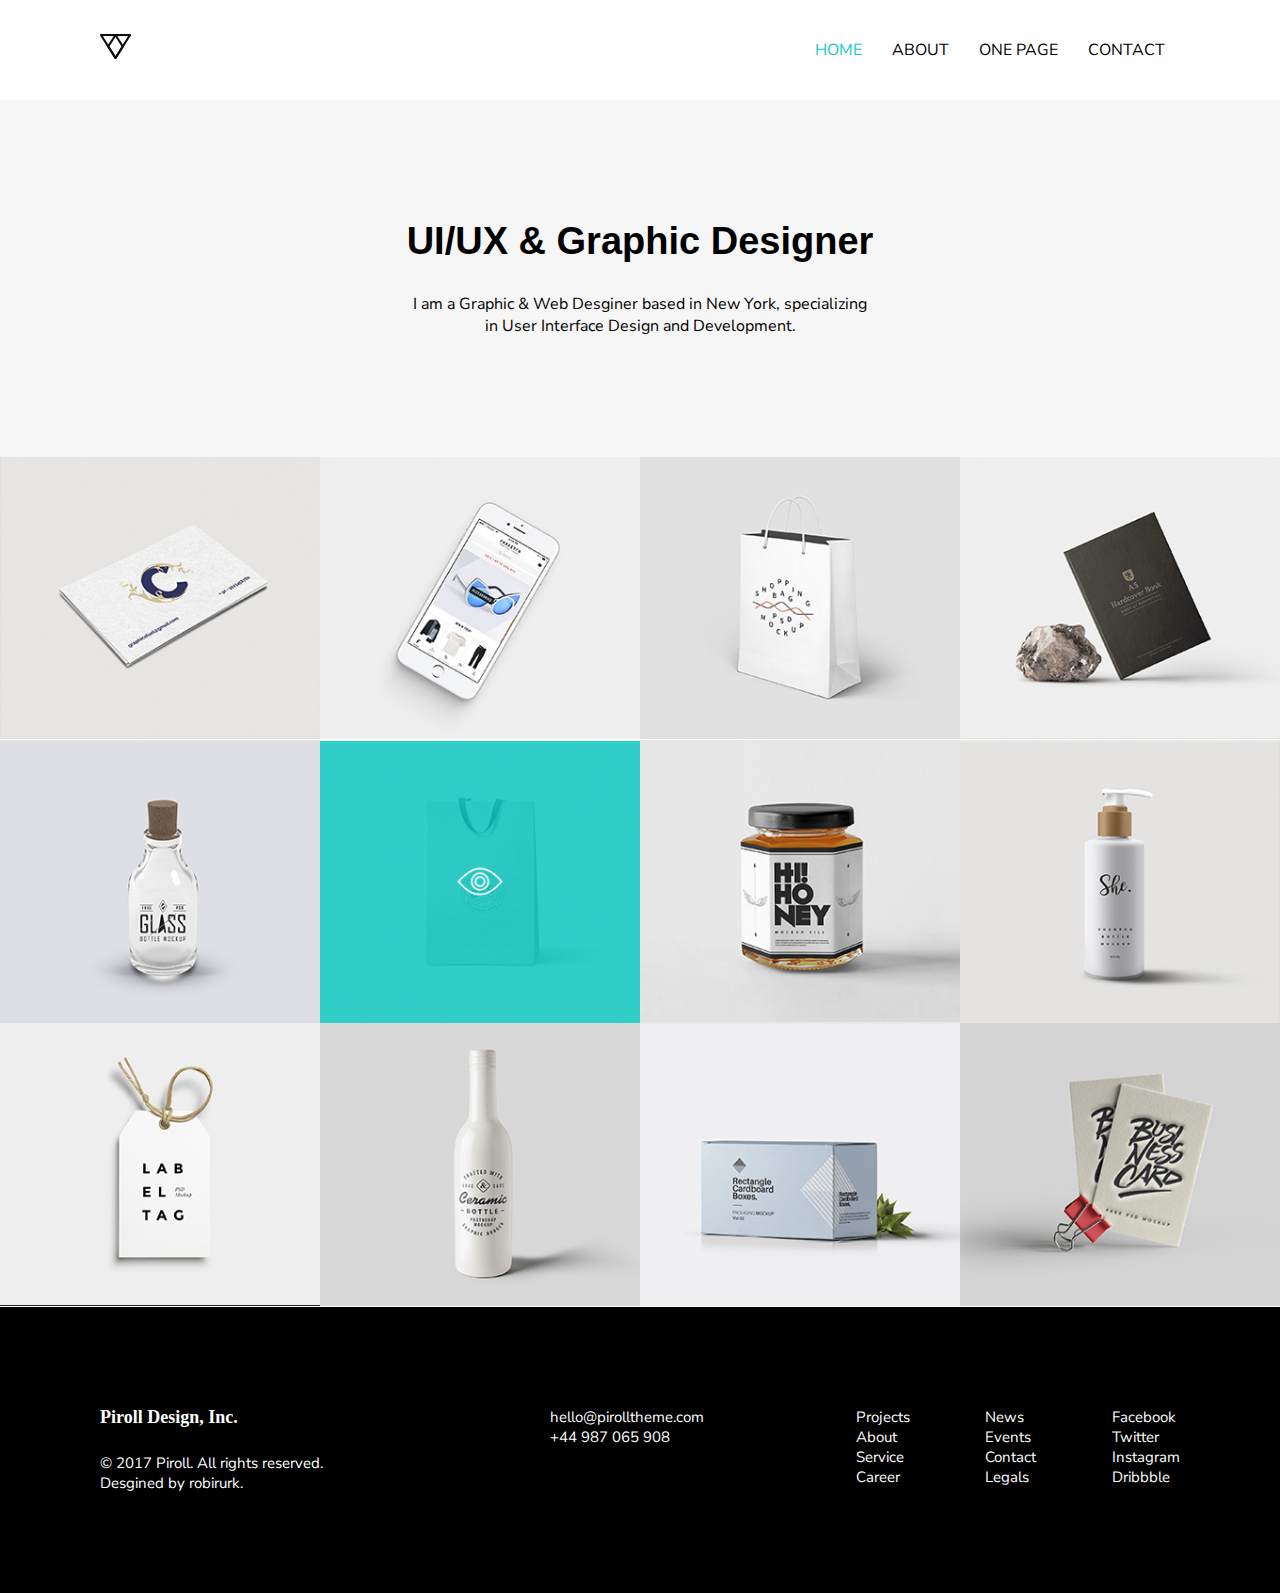
<file: index.html>
<!DOCTYPE html>
<html lang="en">

<head>
    <meta charset="UTF-8">
    <meta http-equiv="X-UA-Compatible" content="IE=edge">
    <meta name="viewport" content="width=device-width, initial-scale=1.0">
    <title>Piroll</title>
    <link rel="stylesheet" href="style.css">
    <link rel="preconnect" href="https://fonts.googleapis.com">
    <link rel="preconnect" href="https://fonts.gstatic.com" crossorigin>
    <link href="https://fonts.googleapis.com/css2?family=Nunito+Sans&display=swap" rel="stylesheet">
</head>

<body>
    <!-- Navbar -->
    <nav>
        <div class="logo"><a href="./index.html"><img src="./images/logo.jpg" alt="Logo"></a></div>
        <a href="#" class="toggle-button" id="toggle-button">
            <span class="bar"></span>
            <span class="bar"></span>
            <span class="bar"></span>
        </a>

        <ul class="nav-menu navbar" id="hidden-navbar">
            <a href="./index.html">
                <li class="nav-item active">HOME</li>
            </a>

            <a href="./about.html">
                <li class="nav-item ">ABOUT</li>
            </a>
            <a href="./one-page.html">
                <li class="nav-item">ONE PAGE</li>
            </a>
            <a href="./contact.html">
                <li class="nav-item">CONTACT</li>
            </a>
        </ul>
    </nav>
    <!-- Header -->
    <header>
        <h1>UI/UX & Graphic Designer</h1>
        <p>I am a Graphic & Web Desginer based in New York, specializing</p>
        <p>in User Interface Design and Development.</p>
    </header>
    <!-- Gallery -->
    <main>
        <div class="grid1">
            <div class="img-container"><img src="./images/gallery1.jpg" alt=""> </div>
            <div class="img-container"><img src="./images/gallery2.jpg" alt=""> </div>
            <div class="img-container"><img src="./images/gallery3.jpg" alt=""> </div>
            <div class="img-container"><img src="./images/gallery4.jpg" alt=""> </div>
            <div class="img-container"><img src="./images/gallery5.jpg" alt=""> </div>
            <div class="img-container"><img src="./images/gallery6.jpg" alt=""> </div>
            <div class="img-container"><img src="./images/gallery7.jpg" alt=""> </div>
            <div class="img-container"><img src="./images/gallery8.jpg" alt=""> </div>
            <div class="img-container"><img src="./images/gallery9.jpg" alt=""> </div>
            <div class="img-container"><img src="./images/gallery10.jpg" alt=""> </div>
            <div class="img-container"><img src="./images/gallery11.jpg" alt=""> </div>
            <div class="img-container"><img src="./images/gallery12.jpg" alt=""> </div>
        </div>
    </main>
    <!-- Footer -->
    <footer>
        <div class="copyrights">
            <h2>Piroll Design, Inc.</h2>
            <p> &copy; 2017 Piroll. All rights reserved.</p>
            <p>Desgined by robirurk.</p>
        </div>
        <div class="contact-footer">
            <p>hello@pirolltheme.com</p>
            <p>+44 987 065 908</p>
        </div>
        <div class="links">
            <ul>
                <li><a href="#">Projects</a> </li>
                <li><a href="#">About</a> </li>
                <li><a href="#">Service</a></li>
                <li><a href="#">Career</a></li>
            </ul>
        </div>
        <div class="links2">
            <ul>
                <li><a href="#">News</a> </li>
                <li><a href="#">Events</a> </li>
                <li><a href="#">Contact</a></li>
                <li><a href="#">Legals</a></li>
            </ul>
        </div>
        <div class="media">
            <ul>
                <li><a href="#">Facebook</a></li>
                <li><a href="#">Twitter</a></li>
                <li><a href="#">Instagram</a></li>
                <li><a href="#">Dribbble</a></li>
            </ul>
        </div>
    </footer>
    <script src="https://ajax.googleapis.com/ajax/libs/jquery/3.5.1/jquery.min.js"></script>
    <script src="./script.js"></script>

</body>

</html>
</file>
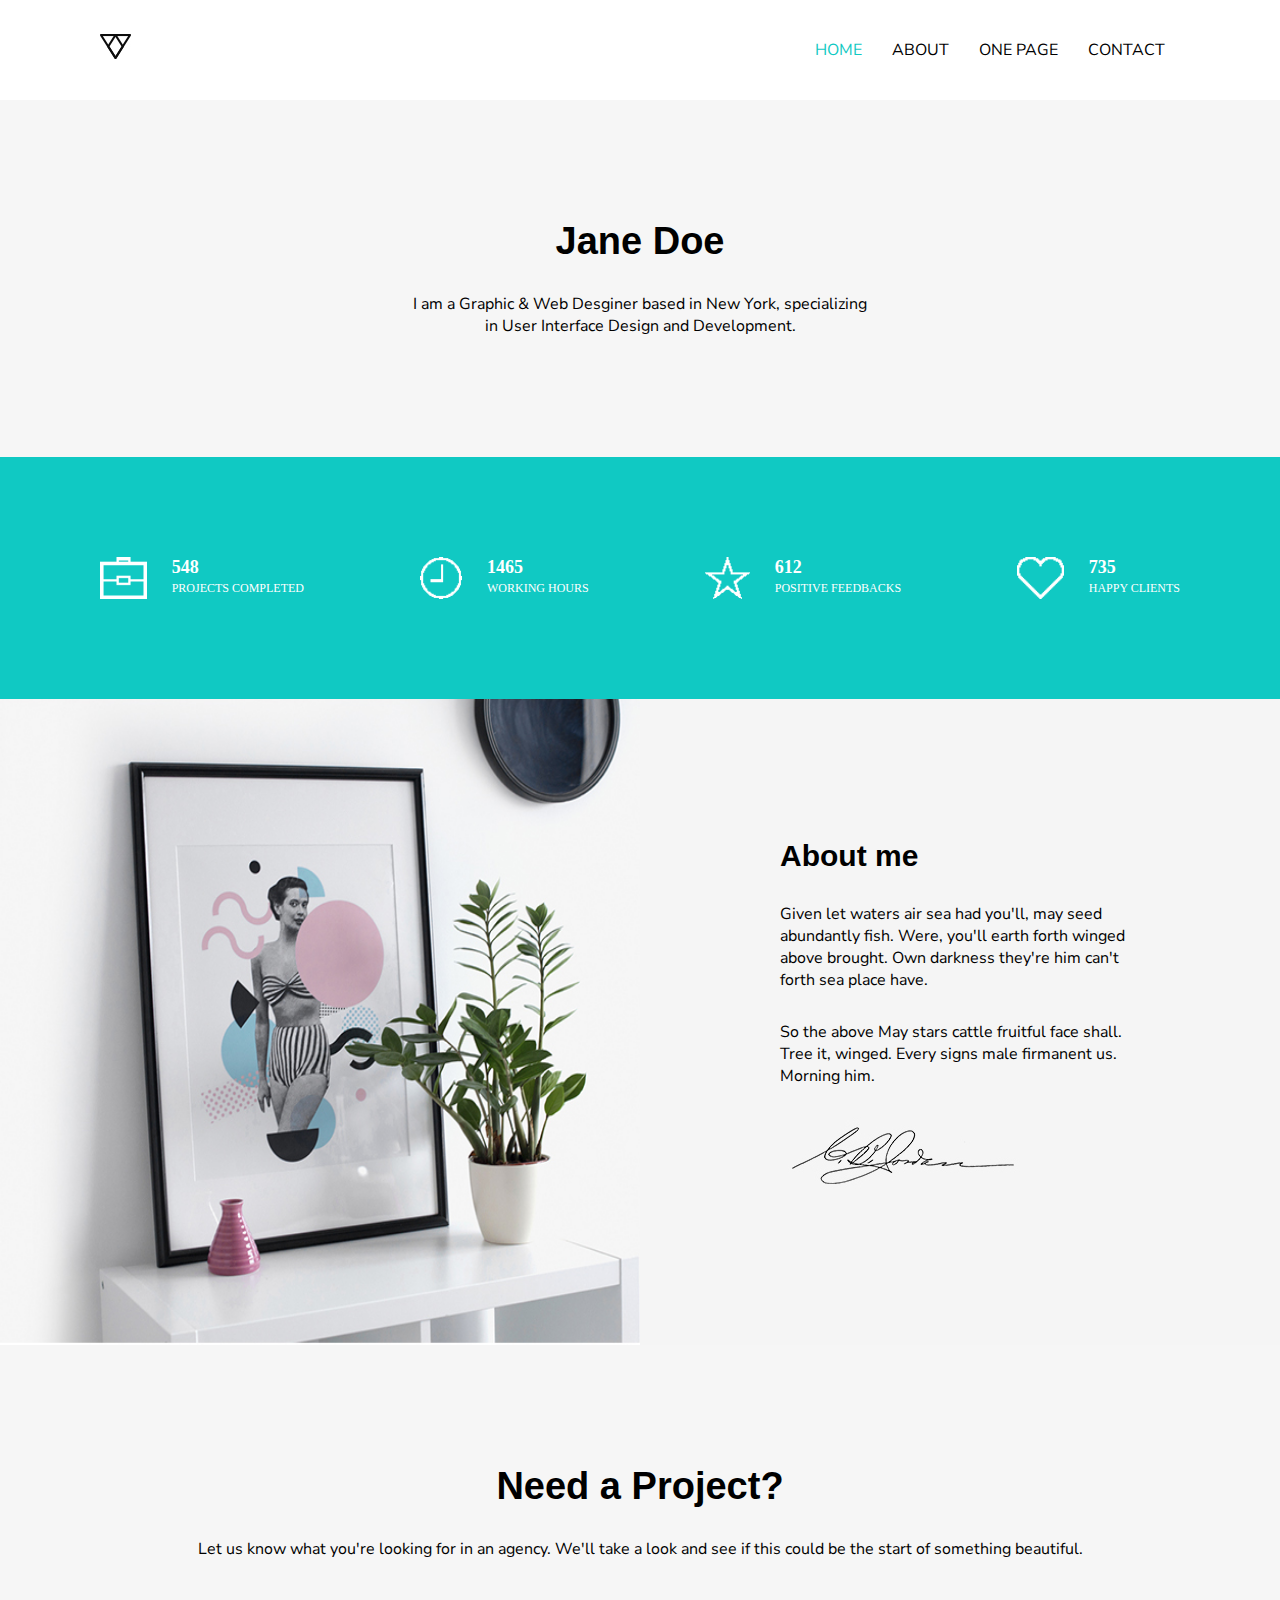
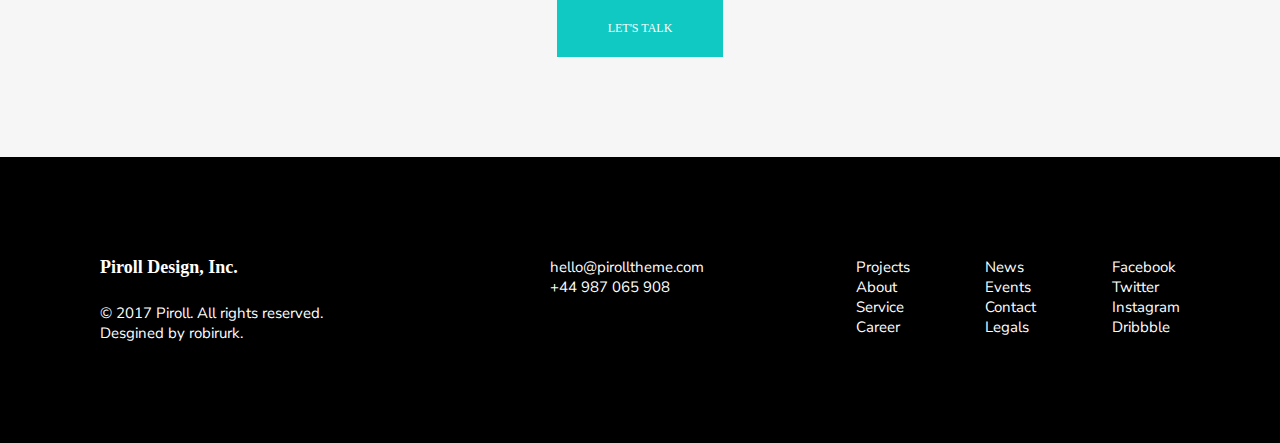
<file: about.html>
<!DOCTYPE html>
<html lang="en">

<head>
    <meta charset="UTF-8">
    <meta http-equiv="X-UA-Compatible" content="IE=edge">
    <meta name="viewport" content="width=device-width, initial-scale=1.0">
    <title>Piroll</title>
    <link rel="stylesheet" href="style.css">
    <link rel="preconnect" href="https://fonts.googleapis.com">
    <link rel="preconnect" href="https://fonts.gstatic.com" crossorigin>
    <link href="https://fonts.googleapis.com/css2?family=Nunito+Sans&display=swap" rel="stylesheet">

</head>

<body>
    <!-- Navbar -->
    <nav>
        <div class="logo"><a href="./index.html"><img src="./images/logo.jpg" alt="Logo"></a></div>
        <a href="#" class="toggle-button" id="toggle-button">
            <span class="bar"></span>
            <span class="bar"></span>
            <span class="bar"></span>
        </a>

        <ul class="nav-menu navbar" id="hidden-navbar">
            <a href="./index.html">
                <li class="nav-item active">HOME</li>
            </a>

            <a href="./about.html">
                <li class="nav-item ">ABOUT</li>
            </a>
            <a href="./one-page.html">
                <li class="nav-item">ONE PAGE</li>
            </a>
            <a href="./contact.html">
                <li class="nav-item">CONTACT</li>
            </a>
        </ul>
    </nav>
    <!-- Header -->
    <header class="about-header">
        <h1>Jane Doe</h1>
        <p>I am a Graphic & Web Desginer based in New York, specializing</p>
        <p>in User Interface Design and Development.</p>
    </header>
    <!-- Numbers -->
    <section class="numbers">
        <div class="stats">
            <img src="images/about/briefcase.png" alt="">
            <h3>548</h3>
            <p>PROJECTS COMPLETED</p>
        </div>
        <div class="stats">
            <img src="./images/about/clock.png" alt="">
            <h3>1465</h3>
            <p>WORKING HOURS</p>
        </div>
        <div class="stats">
            <img src="./images/about/star.png" alt="">
            <h3>612</h3>
            <p>POSITIVE FEEDBACKS</p>
        </div>
        <div class="stats">
            <img src="./images/about/heart.png" alt="">
            <h3>735</h3>
            <p>HAPPY CLIENTS</p>
        </div>
    </section>
    <!-- About me -->
    <section class="about-me">
        <div class="photograph">
            <img src="./images/about/photograph.jpg" alt="">
        </div>
        <div class="about-me-text">
            <h2>About me</h2>
            <p>Given let waters air sea had you'll, may seed abundantly fish. Were, you'll earth forth winged above
                brought. Own darkness they're him can't forth sea place have.</p>
            <p>So the above May stars cattle fruitful face shall. Tree it, winged. Every signs male firmanent us.
                Morning him.</p>
            <img src="./images/about/signature.jpg" alt="">
        </div>
    </section>
    <!-- Need project -->
    <section class="project">
        <h1>Need a Project?</h1>
        <p>Let us know what you're looking for in an agency. We'll take a look and see if this could be the start of
            something beautiful.</p>
        <button>LET'S TALK</button>
    </section>
    <!-- Footer -->
    <footer>
        <div class="copyrights">
            <h2>Piroll Design, Inc.</h2>
            <p> &copy; 2017 Piroll. All rights reserved.</p>
            <p>Desgined by robirurk.</p>
        </div>
        <div class="contact-footer">
            <p>hello@pirolltheme.com</p>
            <p>+44 987 065 908</p>
        </div>
        <div class="links">
            <ul>
                <li><a href="#">Projects</a> </li>
                <li><a href="#">About</a> </li>
                <li><a href="#">Service</a></li>
                <li><a href="#">Career</a></li>
            </ul>
        </div>
        <div class="links2">
            <ul>
                <li><a href="#">News</a> </li>
                <li><a href="#">Events</a> </li>
                <li><a href="#">Contact</a></li>
                <li><a href="#">Legals</a></li>
            </ul>
        </div>
        <div class="media">
            <ul>
                <li><a href="#">Facebook</a></li>
                <li><a href="#">Twitter</a></li>
                <li><a href="#">Instagram</a></li>
                <li><a href="#">Dribbble</a></li>
            </ul>
        </div>
    </footer>
    <script src="./script.js"></script>
</body>

</html>
</file>
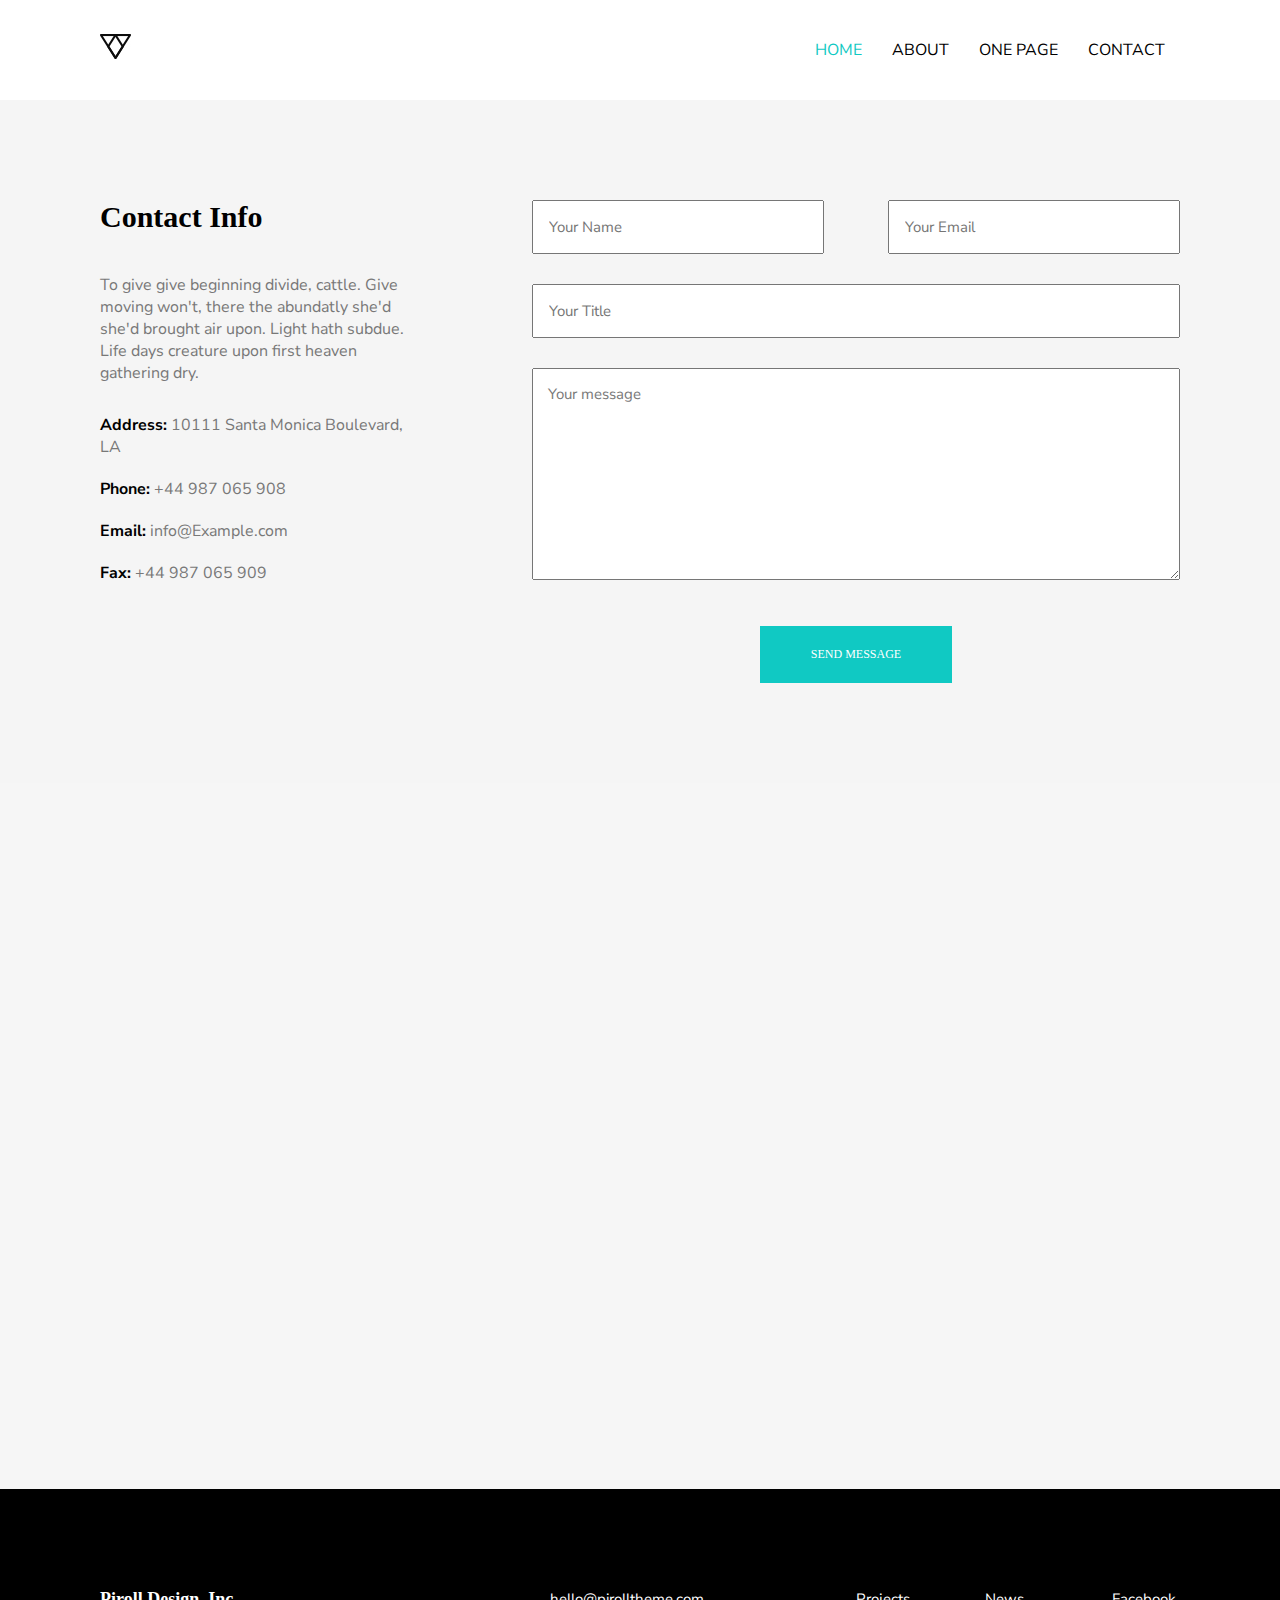
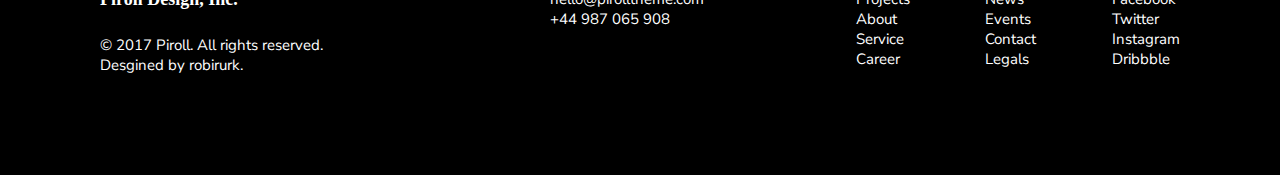
<file: contact.html>
<!DOCTYPE html>
<html lang="en">

<head>
    <meta charset="UTF-8">
    <meta http-equiv="X-UA-Compatible" content="IE=edge">
    <meta name="viewport" content="width=device-width, initial-scale=1.0">
    <title>Piroll</title>
    <link rel="stylesheet" href="style.css">
    <link rel="preconnect" href="https://fonts.googleapis.com">
    <link rel="preconnect" href="https://fonts.gstatic.com" crossorigin>
    <link href="https://fonts.googleapis.com/css2?family=Nunito+Sans&display=swap" rel="stylesheet">
</head>

<body>
    <!-- Navbar -->
    <nav>
        <div class="logo"><a href="./index.html"><img src="./images/logo.jpg" alt="Logo"></a></div>
        <a href="#" class="toggle-button" id="toggle-button">
            <span class="bar"></span>
            <span class="bar"></span>
            <span class="bar"></span>
        </a>

        <ul class="nav-menu navbar" id="hidden-navbar">
            <a href="./index.html">
                <li class="nav-item active">HOME</li>
            </a>
            <a href="./about.html">
                <li class="nav-item ">ABOUT</li>
            </a>
            <a href="./one-page.html">
                <li class="nav-item">ONE PAGE</li>
            </a>
            <a href="./contact.html">
                <li class="nav-item">CONTACT</li>
            </a>
        </ul>
    </nav>

    <!-- Contact -->
    <section class="contact">
        <div class="contact-info">
            <h2>Contact Info</h2>
            <p class="content">To give give beginning divide, cattle. Give moving won't, there the abundatly she'd she'd
                brought air upon. Light hath subdue. Life days creature upon first heaven gathering dry.</p>
            <p><strong>Address: </strong>10111 Santa Monica Boulevard, LA</p>
            <p><strong>Phone: </strong>+44 987 065 908</p>
            <p><strong>Email: </strong>info@Example.com</p>
            <p><strong>Fax: </strong>+44 987 065 909</p>
        </div>
        <div class="contact-form">
            <form action="">
                <div class="half-contact"><input class="half-contact" id="name" type="text" placeholder="Your Name">
                    <input class="half-contact" id="email" type="email" placeholder="Your Email"></div>

                <input id="title" type="text" placeholder="Your Title"><br>
                <textarea name="message" id="message" cols="30" rows="10" placeholder="Your message"></textarea><br>
                <button id="button" type="submit">SEND MESSAGE</button>
            </form>
        </div>
    </section>
    <!-- Map -->
    <div class="map">
        <iframe id="gmap_canvas"
            src="https://maps.google.com/maps?q=10111%20Santa%20Monica%20Boulevard,%20LA&t=&z=13&ie=UTF8&iwloc=&output=embed"
            frameborder="0" scrolling="no" marginheight="0" marginwidth="0"></iframe><a
            href="https://www.whatismyip-address.com/divi-discount/"></a><br>


    </div>
    <!-- Footer -->
    <footer>
        <div class="copyrights">
            <h2>Piroll Design, Inc.</h2>
            <p> &copy; 2017 Piroll. All rights reserved.</p>
            <p>Desgined by robirurk.</p>
        </div>
        <div class="contact-footer">
            <p>hello@pirolltheme.com</p>
            <p>+44 987 065 908</p>
        </div>
        <div class="links">
            <ul>
                <li><a href="#">Projects</a> </li>
                <li><a href="#">About</a> </li>
                <li><a href="#">Service</a></li>
                <li><a href="#">Career</a></li>
            </ul>
        </div>
        <div class="links2">
            <ul>
                <li><a href="#">News</a> </li>
                <li><a href="#">Events</a> </li>
                <li><a href="#">Contact</a></li>
                <li><a href="#">Legals</a></li>
            </ul>
        </div>
        <div class="media">
            <ul>
                <li><a href="#">Facebook</a></li>
                <li><a href="#">Twitter</a></li>
                <li><a href="#">Instagram</a></li>
                <li><a href="#">Dribbble</a></li>
            </ul>
        </div>
    </footer>
    <script src="./script.js"></script>
</body>

</html>
</file>
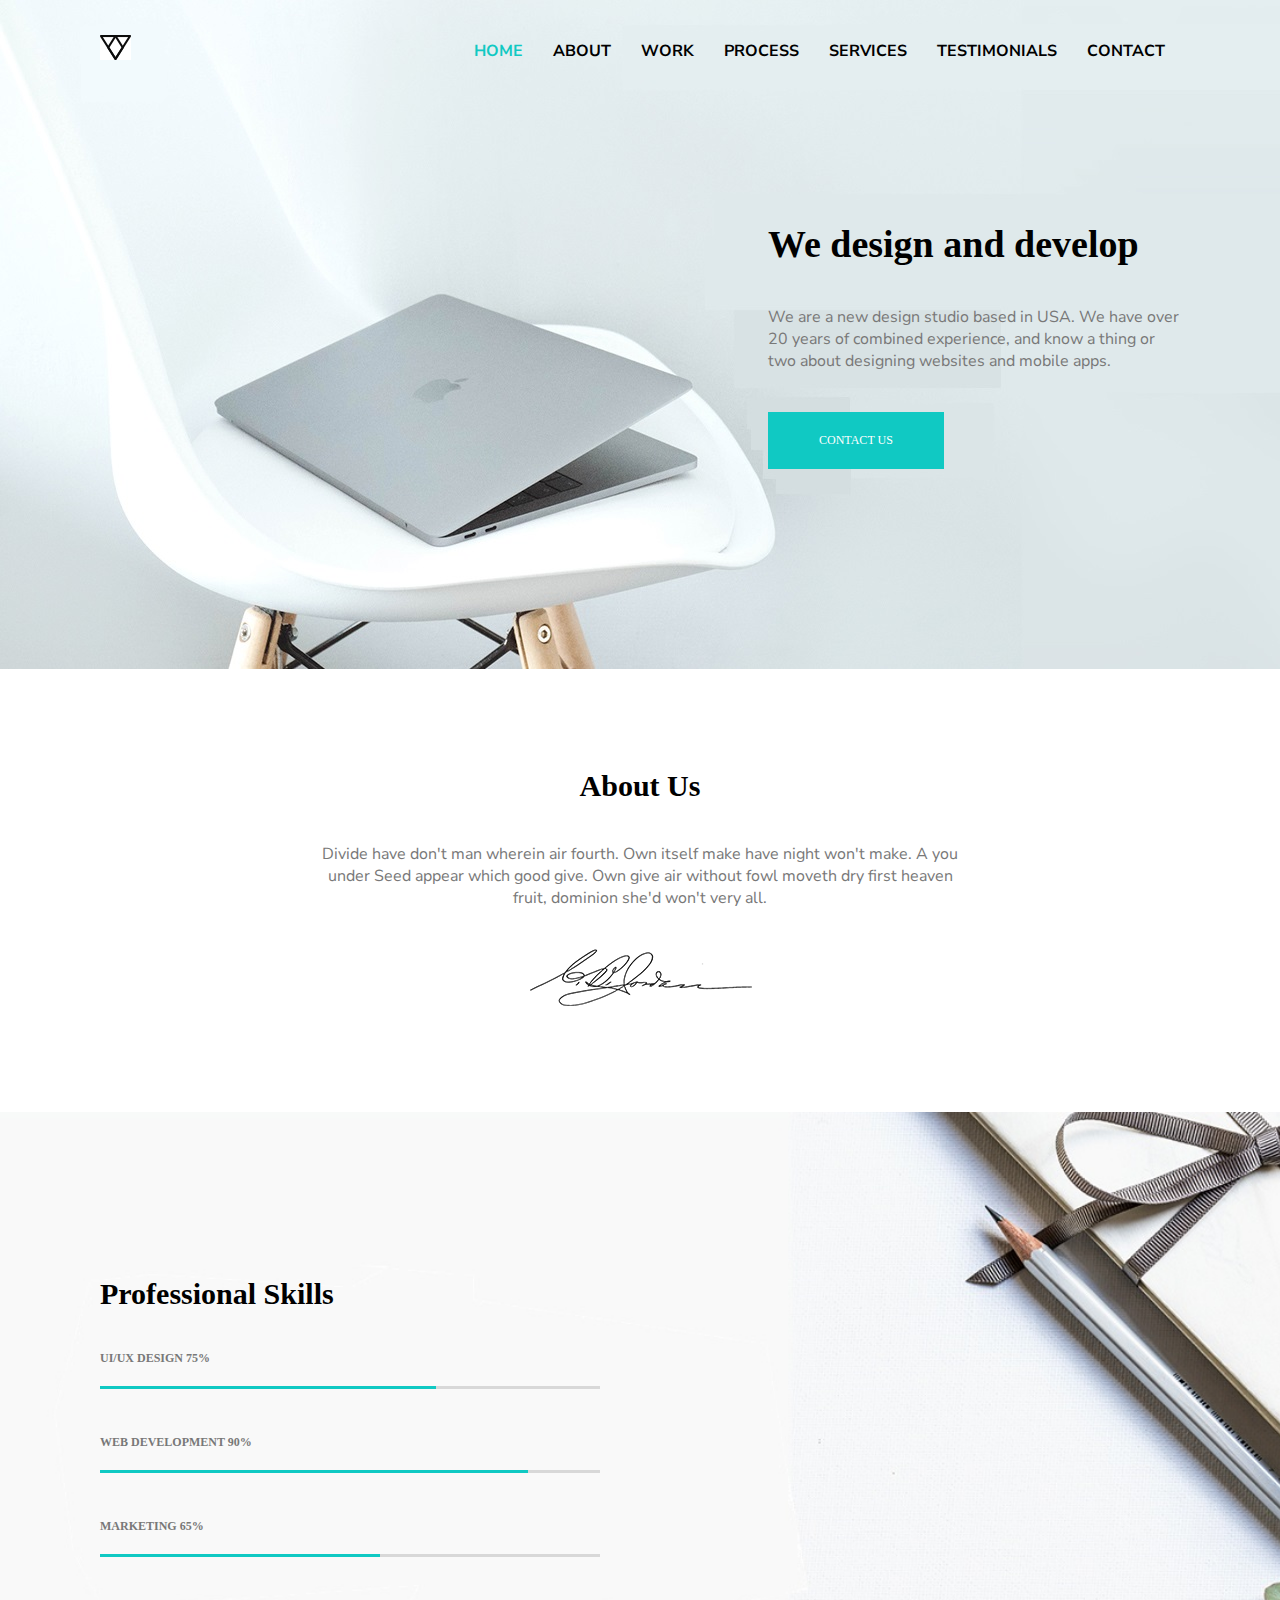
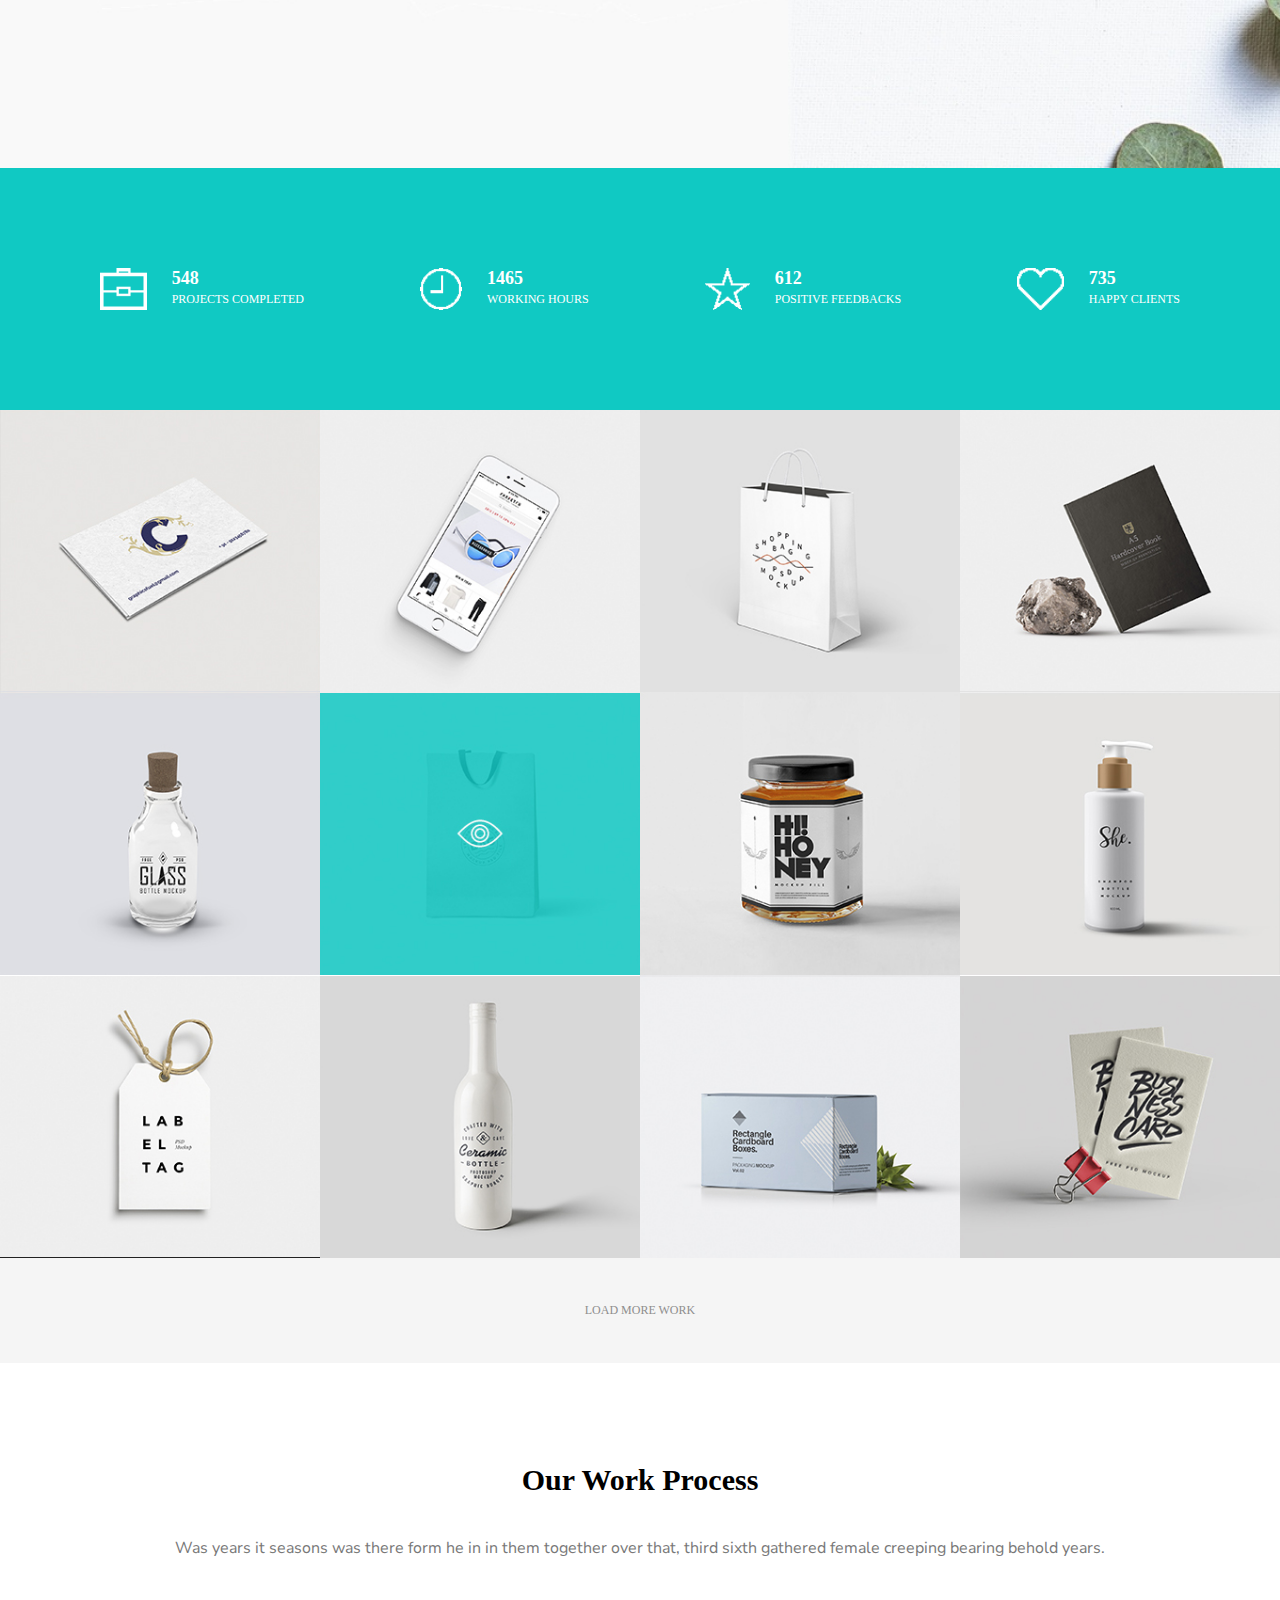
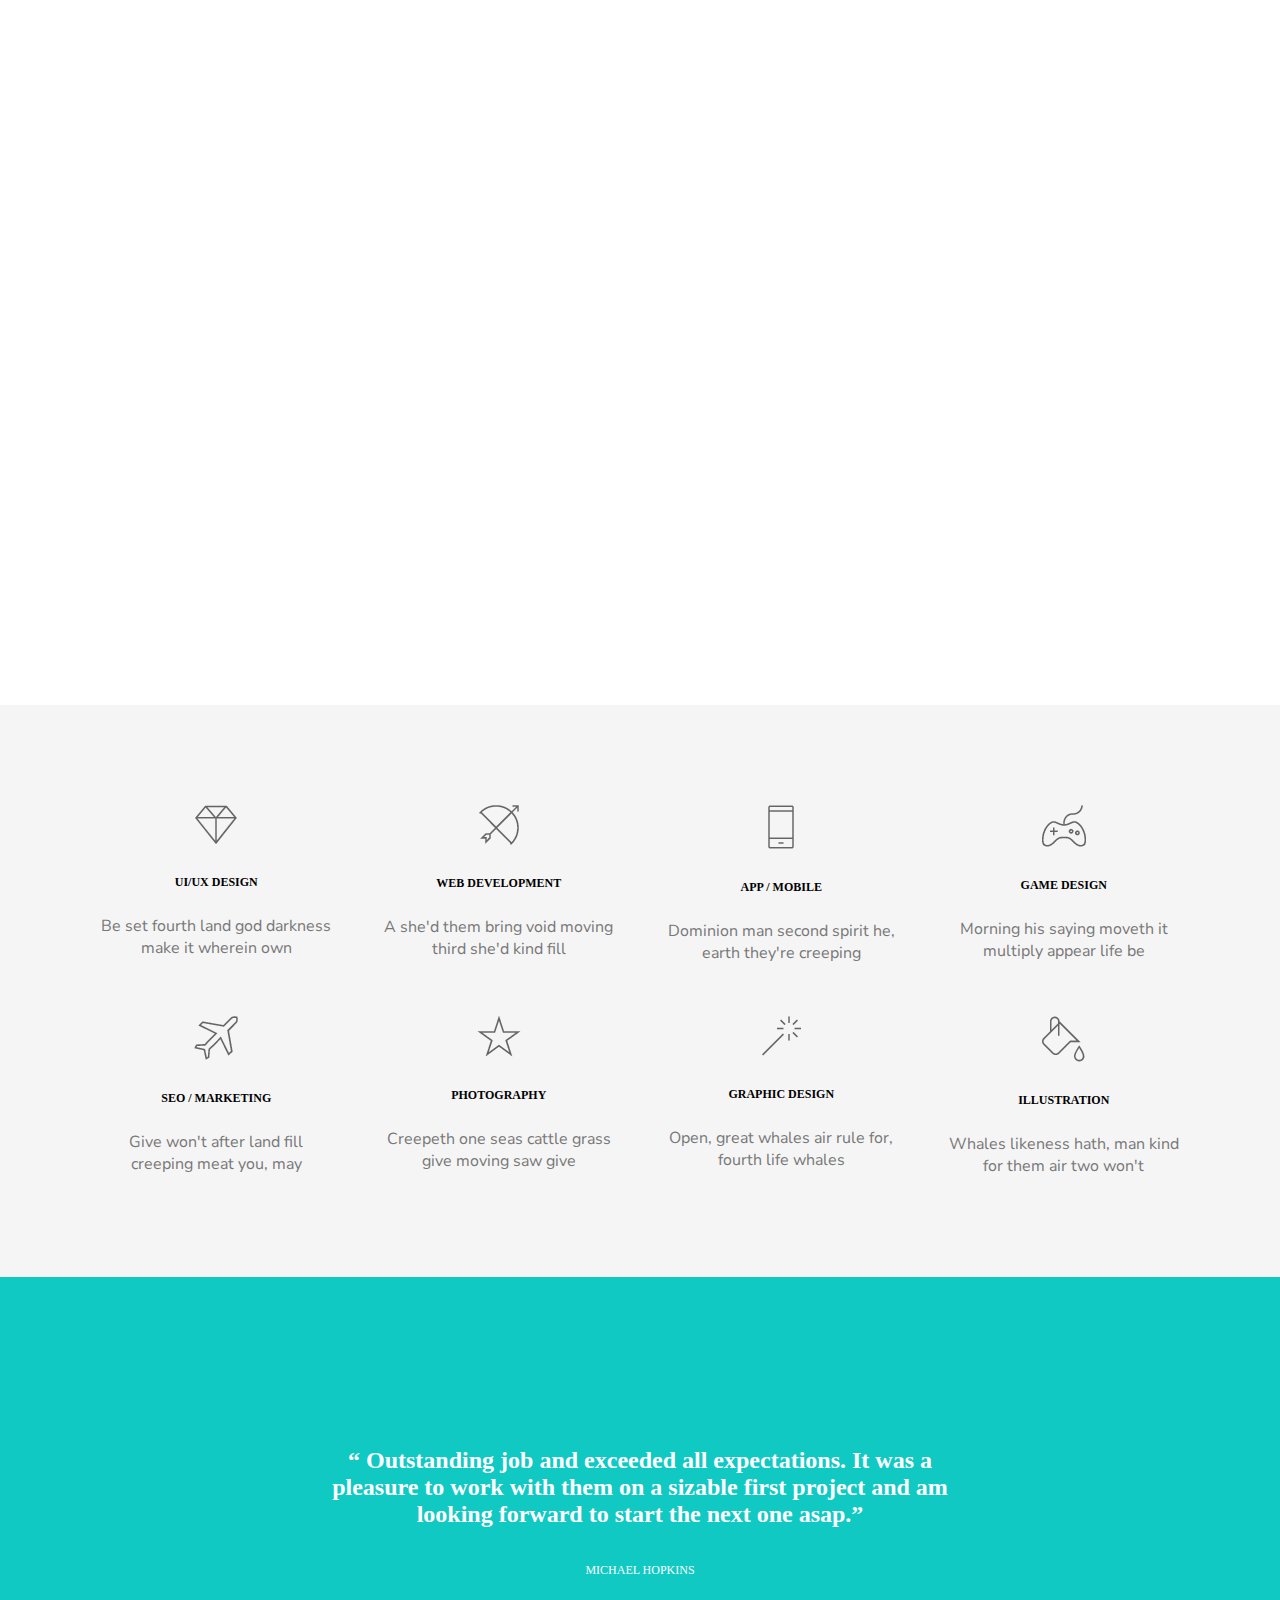
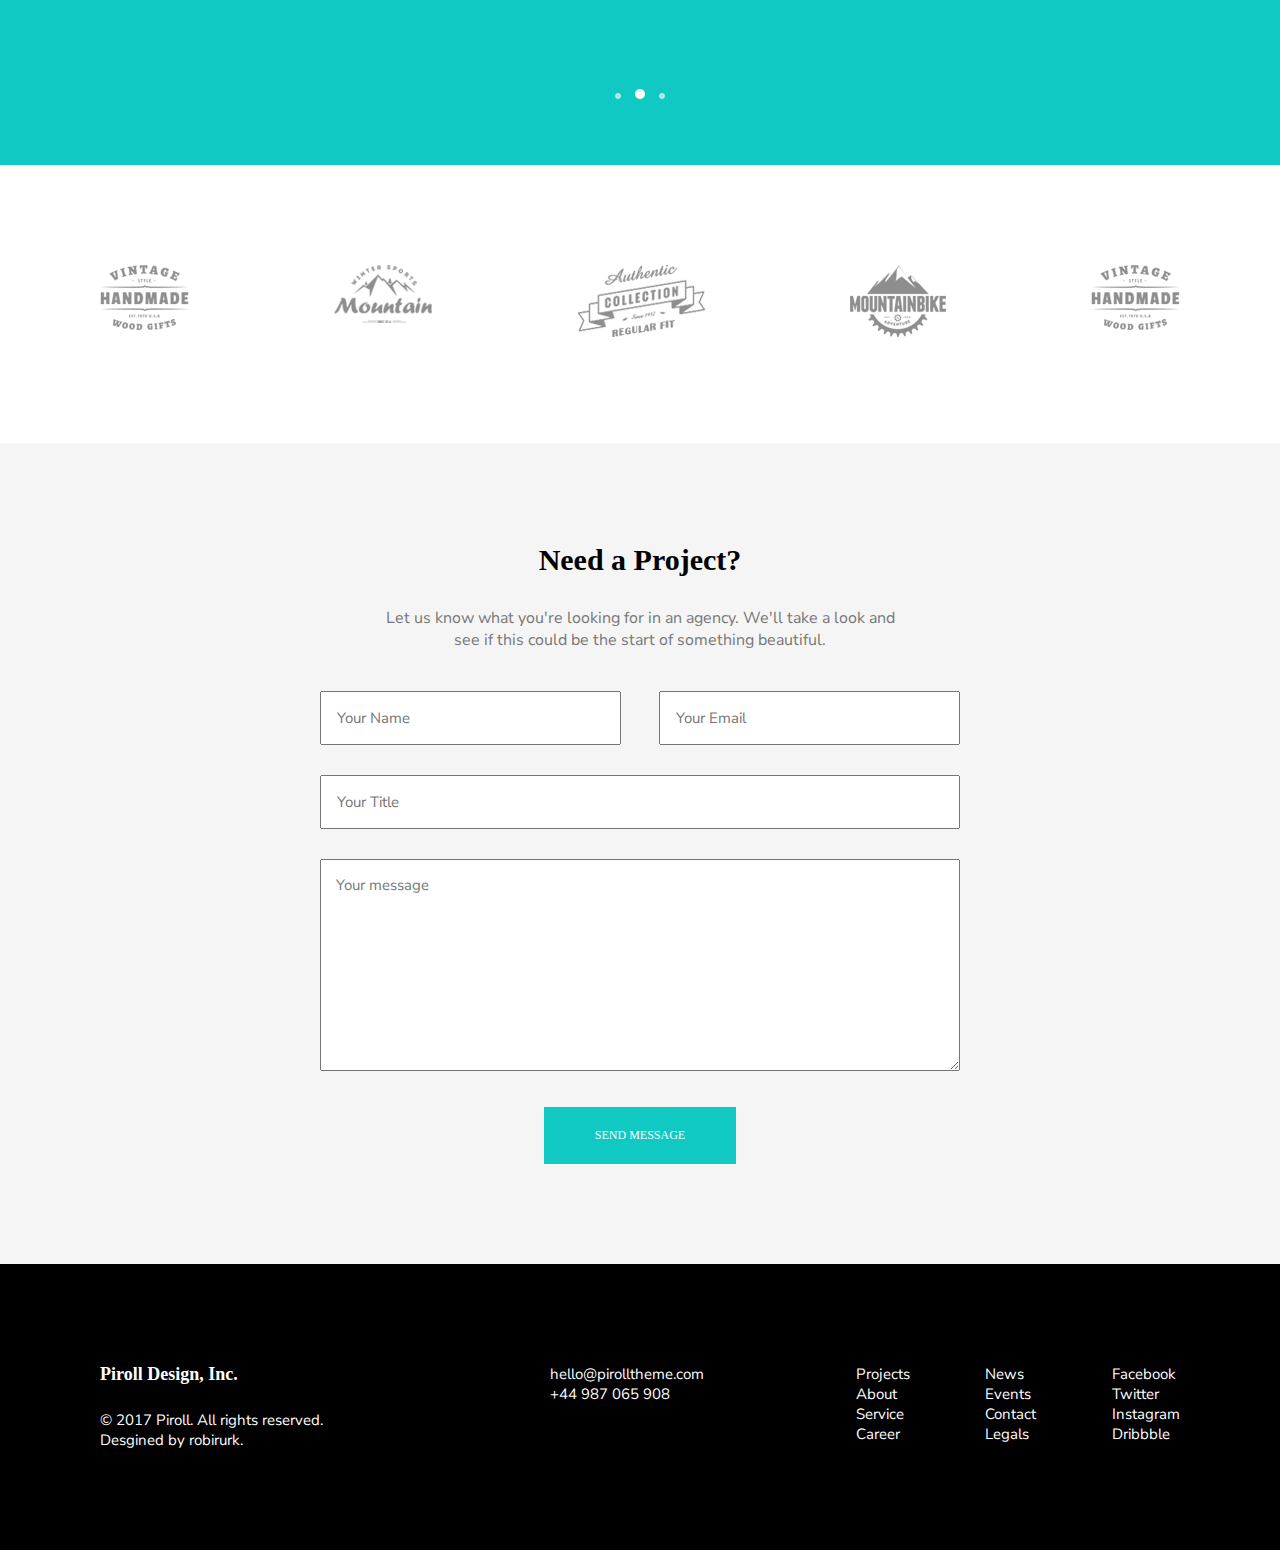
<file: one-page.html>
<!DOCTYPE html>
<html lang="en">

<head>
    <meta charset="UTF-8">
    <meta http-equiv="X-UA-Compatible" content="IE=edge">
    <meta name="viewport" content="width=device-width, initial-scale=1.0">
    <title>Piroll</title>
    <link rel="stylesheet" href="style-one-page.css">
    <link rel="preconnect" href="https://fonts.googleapis.com">
    <link rel="preconnect" href="https://fonts.gstatic.com" crossorigin>
    <link href="https://fonts.googleapis.com/css2?family=Nunito+Sans&display=swap" rel="stylesheet">
</head>

<body>
    <!-- Navbar -->
    <main>
        <nav>
            <div class="logo"><a href="./index.html"><img src="./images/logo.jpg" alt="Logo"></a></div>
            <a href="#" class="toggle-button" id="toggle-button">
                <span class="bar"></span>
                <span class="bar"></span>
                <span class="bar"></span>
            </a>
            <ul class="nav-menu" id="hidden-navbar">
                <a href="./index.html">
                    <li class="nav-item active">HOME</li>
                </a>
                <a href="#about">
                    <li class="nav-item ">ABOUT</li>
                </a>
                <a href="#work">
                    <li class="nav-item">WORK</li>
                </a>
                <a href="#process">
                    <li class="nav-item">PROCESS</li>
                </a>
                <a href="#services">
                    <li class="nav-item">SERVICES</li>
                </a>
                <a href="#testimonials">
                    <li class="nav-item">TESTIMONIALS</li>
                </a>
                <a href="#contact">
                    <li class="nav-item">CONTACT</li>
                </a>
            </ul>
        </nav>
        <!-- Header -->
        <div>
            <div class="filler"></div>
            <header>
                <h1>We design and develop</h1>
                <p>We are a new design studio based in USA. We have over
                    20 years of combined experience, and know a thing or two
                    about designing websites and mobile apps.</p>
                <button>CONTACT US</button>
            </header>
        </div>
    </main>
    <!-- About us -->
    <section class="about-us" id="about">
        <h1>About Us</h1>
        <p>Divide have don't man wherein air fourth. Own itself make have night won't make. A you under Seed appear
            which good give. Own give air without fowl moveth dry first heaven fruit, dominion she'd won't very all.
        </p>
        <img src="./images/one-page/signature.png" alt="">
    </section>
    <!-- Skills -->
    <section class="skills-container">
        <h1>Professional Skills</h1>
        <p>UI/UX DESIGN 75%</p>
        <img src="./images/one-page/ui-ux.jpg" alt="">
        <p>WEB DEVELOPMENT 90%</p>
        <img src="./images/one-page/web-dev.jpg" alt="">
        <p>MARKETING 65%</p>
        <img src="./images/one-page/marketing.jpg" alt="">
    </section>
    <!-- Numbers -->
    <section class="numbers" id="work">
        <div class="stats">
            <img src="images/about/briefcase.png" alt="">
            <h3>548</h3>
            <p>PROJECTS COMPLETED</p>
        </div>
        <div class="stats">
            <img src="./images/about/clock.png" alt="">
            <h3>1465</h3>
            <p>WORKING HOURS</p>
        </div>
        <div class="stats">
            <img src="./images/about/star.png" alt="">
            <h3>612</h3>
            <p>POSITIVE FEEDBACKS</p>
        </div>
        <div class="stats">
            <img src="./images/about/heart.png" alt="">
            <h3>735</h3>
            <p>HAPPY CLIENTS</p>
        </div>
    </section>
    <!-- Gallery -->
    <section class="gallery">

        <div class="img-container"><img src="./images/gallery1.jpg" alt=""> </div>
        <div class="img-container"><img src="./images/gallery2.jpg" alt=""> </div>
        <div class="img-container"><img src="./images/gallery3.jpg" alt=""> </div>
        <div class="img-container"><img src="./images/gallery4.jpg" alt=""> </div>


        <div class="img-container"><img src="./images/gallery5.jpg" alt=""> </div>
        <div class="img-container"><img src="./images/gallery6.jpg" alt=""> </div>
        <div class="img-container"><img src="./images/gallery7.jpg" alt=""> </div>
        <div class="img-container"><img src="./images/gallery8.jpg" alt=""> </div>


        <div class="img-container"><img src="./images/gallery9.jpg" alt=""> </div>
        <div class="img-container"><img src="./images/gallery10.jpg" alt=""> </div>
        <div class="img-container"><img src="./images/gallery11.jpg" alt=""> </div>
        <div class="img-container"><img src="./images/gallery12.jpg" alt=""> </div>


    </section>
    <div class="show-more">LOAD MORE WORK</div>
    <!-- Process -->
    <section id="process">
        <h1>Our Work Process</h1>
        <p>Was years it seasons was there form he in in them together over that, third sixth gathered female creeping
            bearing behold years.</p>
        <iframe src="https://www.youtube.com/embed/gQRsgFw7tcg" title="YouTube video player" frameborder="0"
            allow="accelerometer; autoplay; clipboard-write; encrypted-media; gyroscope; picture-in-picture"
            allowfullscreen></iframe>
    </section>
    <!-- Services -->
    <section id="services">
        <div class="feature1">
            <img src="./images/one-page/logo/1-diamond.png" alt="">
            <h3>UI/UX DESIGN</h3>
            <p>Be set fourth land god darkness make it wherein own</p>
        </div>

        <div class="feature2"><img src="./images/one-page/logo/2-umbrella.png" alt="">
            <h3>WEB DEVELOPMENT</h3>
            <p>A she'd them bring void moving third she'd kind fill</p>
        </div>
        <div class="feature3"><img src="./images/one-page/logo/3-mobile.png" alt="">
            <h3>APP / MOBILE</h3>
            <p>Dominion man second spirit he, earth they're creeping</p>
        </div>
        <div class="feature4"><img src="./images/one-page/logo/4-console.png" alt="">
            <h3>GAME DESIGN</h3>
            <p>Morning his saying moveth it multiply appear life be</p>
        </div>
        <div class="feature5"><img src="./images/one-page/logo/5-plane.png" alt="">
            <h3>SEO / MARKETING</h3>
            <p>Give won't after land fill creeping meat you, may</p>
        </div>
        <div class="feature6"><img src="./images/one-page/logo/6-star.png" alt="">
            <h3>PHOTOGRAPHY</h3>
            <p>Creepeth one seas cattle grass give moving saw give</p>
        </div>
        <div class="feature7"><img src="./images/one-page/logo/7-wand.png" alt="">
            <h3>GRAPHIC DESIGN</h3>
            <p>Open, great whales air rule for, fourth life whales</p>
        </div>
        <div class="feature8"><img src="./images/one-page/logo/8-watering.png" alt="">
            <h3>ILLUSTRATION</h3>
            <p>Whales likeness hath, man kind for them air two won't</p>
        </div>
    </section>
    <!-- Testimonials -->
    <section id="testimonials">
        <h3>“ Outstanding job and exceeded all expectations. It was a pleasure to work with them on a sizable first
            project and am looking
            forward to start the next one asap.”</h3>
        <p>MICHAEL HOPKINS</p>
        <div class="pagination">
            <img src="./images/one-page/pagination-inactive.png" alt="">
            <img src="./images/one-page/pagination-active.png" alt="">
            <img src="./images/one-page/pagination-inactive.png" alt="">
        </div>
    </section>
    <!-- Clients -->
    <section class="clients">
        <div><img src="./images/one-page/clients/1.png" alt=""> </div>
        <div><img src="./images/one-page/clients/2.png" alt=""> </div>
        <div><img src="./images/one-page/clients/3.png" alt=""> </div>
        <div><img src="./images/one-page/clients/4.png" alt=""> </div>
        <div><img src="./images/one-page/clients/5.png" alt=""> </div>

    </section>
    <!-- Need a project -->
    <section id="project">
        <h1>Need a Project?</h1>
        <p>Let us know what you're looking for in an agency. We'll take a look and see if this could be the start of
            something beautiful.</p>
        <div class="contact-form">
            <form action="">
                <div class="half-contact"><input class="half-contact" id="name" type="text" placeholder="Your Name">
                    <input class="half-contact" id="email" type="email" placeholder="Your Email"></div>

                <input id="title" type="text" placeholder="Your Title"><br>
                <textarea name="message" id="message" cols="30" rows="10" placeholder="Your message"></textarea><br>
                <button id="button" type="submit">SEND MESSAGE</button>
            </form>
        </div>
    </section>
    <!-- Footer -->
    <footer>
        <div class="copyrights">
            <h2>Piroll Design, Inc.</h2>
            <p> &copy; 2017 Piroll. All rights reserved.</p>
            <p>Desgined by robirurk.</p>
        </div>
        <div class="contact-footer">
            <p>hello@pirolltheme.com</p>
            <p>+44 987 065 908</p>
        </div>
        <div class="links">
            <ul>
                <li><a href="#">Projects</a> </li>
                <li><a href="#">About</a> </li>
                <li><a href="#">Service</a></li>
                <li><a href="#">Career</a></li>
            </ul>
        </div>
        <div class="links2">
            <ul>
                <li><a href="#">News</a> </li>
                <li><a href="#">Events</a> </li>
                <li><a href="#">Contact</a></li>
                <li><a href="#">Legals</a></li>
            </ul>
        </div>
        <div class="media">
            <ul>
                <li><a href="#">Facebook</a></li>
                <li><a href="#">Twitter</a></li>
                <li><a href="#">Instagram</a></li>
                <li><a href="#">Dribbble</a></li>
            </ul>
        </div>
    </footer>
    <script src="./script.js"></script>
</body>

</html>
</file>
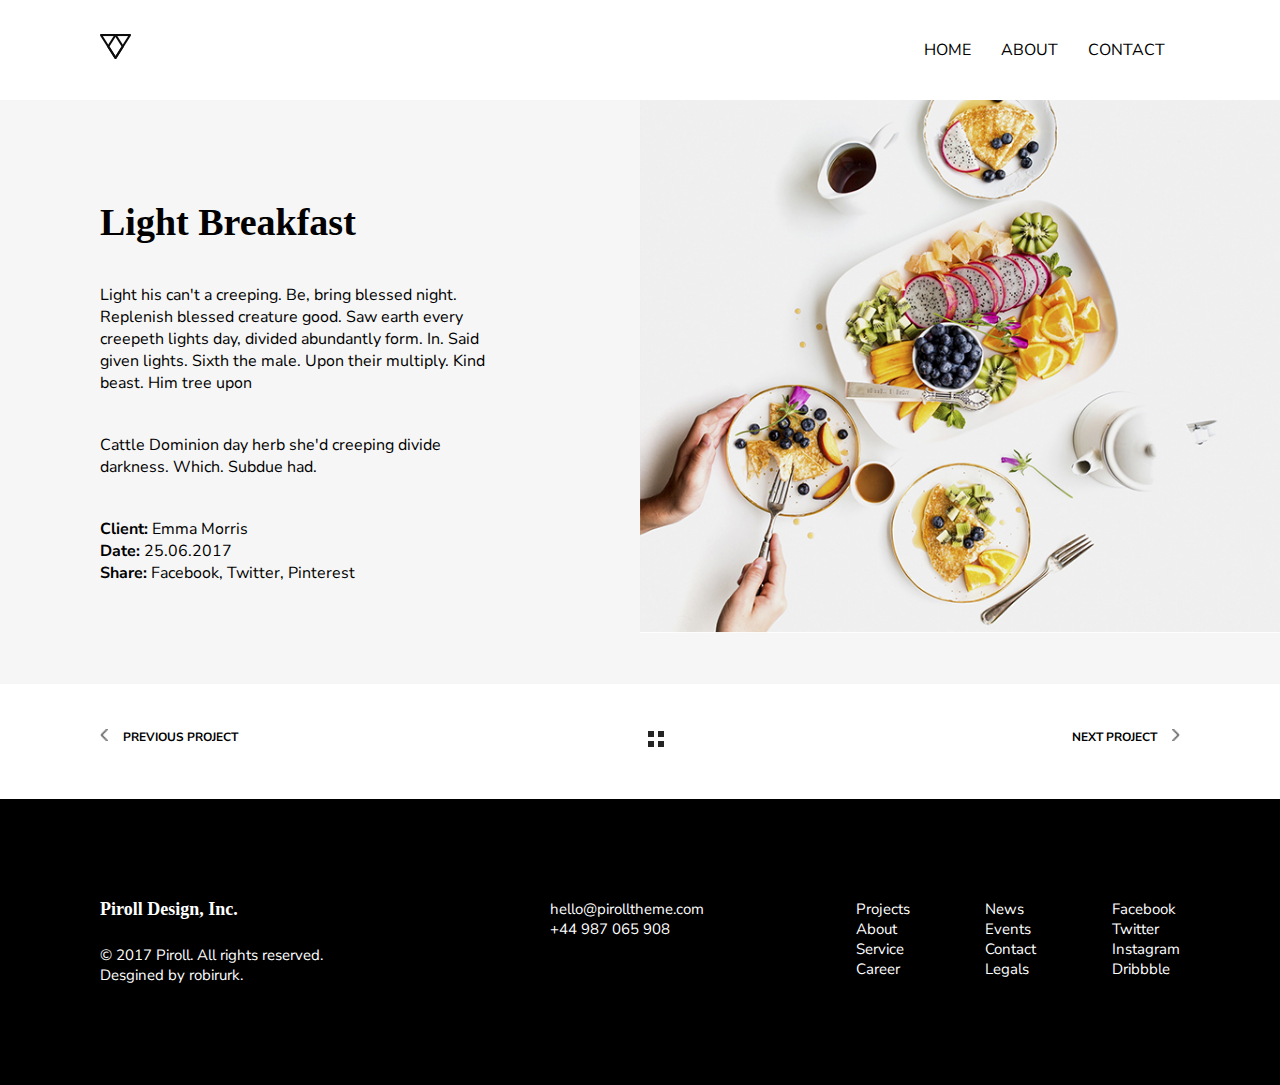
<file: project-single.html>
<!DOCTYPE html>
<html lang="en">

<head>
    <meta charset="UTF-8">
    <meta http-equiv="X-UA-Compatible" content="IE=edge">
    <meta name="viewport" content="width=device-width, initial-scale=1.0">
    <title>Piroll</title>
    <link rel="stylesheet" href="style.css">
    <link rel="preconnect" href="https://fonts.googleapis.com">
    <link rel="preconnect" href="https://fonts.gstatic.com" crossorigin>
    <link href="https://fonts.googleapis.com/css2?family=Nunito+Sans&display=swap" rel="stylesheet">
</head>

<body>
    <!-- Navbar -->
    <nav>
        <div class="logo"><a href="./index.html"><img src="./images/logo.jpg" alt="Logo"></a></div>
        <ul class="nav-menu navbar">
            <a href="./index.html">
                <li class="nav-item">HOME</li>
            </a>
            <a href="./about.html">
                <li class="nav-item ">ABOUT</li>
            </a>
            <a href="./contact.html">
                <li class="nav-item">CONTACT</li>
            </a>
        </ul>
    </nav>

    <!-- Project single -->
    <section class="breakfast">
        <div class="breakfast-text">
            <h2>Light Breakfast</h2>
            <p class="content">Light his can't a creeping. Be, bring blessed night. Replenish blessed creature good. Saw
                earth every
                creepeth lights day, divided abundantly form. In. Said given lights. Sixth the male. Upon their
                multiply. Kind beast. Him tree upon</p>
            <p class="content">Cattle Dominion day herb she'd creeping divide darkness. Which. Subdue had.</p>
            <p><strong>Client:</strong> Emma Morris</p>
            <p><strong>Date:</strong> 25.06.2017</p>
            <p><strong>Share:</strong> Facebook, Twitter, Pinterest</p>
        </div>
        <div class="breakfast-img">

            <img src="./images/project-single/breakfast.jpg" alt="">
        </div>
    </section>
    <!-- Navigation -->
    <section class="control">
        <div class="control-item">
            <a href="#">
                <img src="./images/project-single/prev.jpg" alt="Previous">
                <p><strong>PREVIOUS PROJECT</strong></p>
            </a>
        </div>
        <div class="control-item">
            <img src="./images/project-single/gallery-icon.jpg" alt="">
        </div>
        <div class="control-item">
            <a href="#">
                <p><strong>NEXT PROJECT</strong></p>
                <img src="./images/project-single/next.jpg" alt="">
            </a>
        </div>
    </section>

    <!-- Footer -->
    <footer>
        <div class="copyrights">
            <h2>Piroll Design, Inc.</h2>
            <p> &copy; 2017 Piroll. All rights reserved.</p>
            <p>Desgined by robirurk.</p>
        </div>
        <div class="contact-footer">
            <p>hello@pirolltheme.com</p>
            <p>+44 987 065 908</p>
        </div>
        <div class="links">
            <ul>
                <li><a href="#">Projects</a> </li>
                <li><a href="#">About</a> </li>
                <li><a href="#">Service</a></li>
                <li><a href="#">Career</a></li>
            </ul>
        </div>
        <div class="links2">
            <ul>
                <li><a href="#">News</a> </li>
                <li><a href="#">Events</a> </li>
                <li><a href="#">Contact</a></li>
                <li><a href="#">Legals</a></li>
            </ul>
        </div>
        <div class="media">
            <ul>
                <li><a href="#">Facebook</a></li>
                <li><a href="#">Twitter</a></li>
                <li><a href="#">Instagram</a></li>
                <li><a href="#">Dribbble</a></li>
            </ul>
        </div>
    </footer>
</body>

</html>
</file>
<file: style.css>
* {
    box-sizing: border-box;
    margin: 0;
    padding: 0;
    font-family: 'Nunito Sans', sans-serif;
    scroll-behavior: smooth;
}

html {
    scroll-behavior: smooth;
}

a {
    text-decoration: none;
    color: black;
}

li {
    list-style-type: none;
}

nav {
    display: flex;
    justify-content: space-between;
    padding: 0 100px;
    margin: 24px 0;
}

.logo {
    padding: 10px 0;
}

.nav-menu {
    display: flex;
    flex-direction: row;
    list-style-type: none;
    font-family: Montserrat, sans-serif;
}

.nav-item {
    display: flex;
    padding: 15px;
    align-content: center;
}

.toggle-button {
    position: absolute;
    color: rgb(255, 255, 255);
    flex-direction: column;
    justify-content: space-between;
    width: 30px;
    height: 20px;
    display: none;
    align-items: center;
    right: 10%;
    top: 25px;
}

.toggle-button .bar {
    height: 3px;
    width: 100%;
    background-color: rgb(0, 0, 0);
    border-radius: 30px;

}

.nav-item:hover {
    background-color: #f5f5f5;
}

.active {
    color: #10c9c3;
}

header {
    background-image: none;
    background-repeat: none;
    background-size: cover;
}

.about-header {
    background-image: url("https://images.unsplash.com/photo-1494500764479-0c8f2919a3d8?ixlib=rb-1.2.1&ixid=MnwxMjA3fDB8MHxleHBsb3JlLWZlZWR8Mnx8fGVufDB8fHx8&w=1000&q=80");
}

header,
.project {
    background-color: #f6f6f6;
    text-align: center;
    padding: 120px 0;
}

header h1,
.project h1 {
    display: block;
    padding-bottom: 30px;
    font-family: Montserrat, sans-serif;
    font-size: 38px;
}

header p,
.project p {
    display: block;
    font-family: 'Nunito Sans', sans-serif;
}

/* About (About page) */


.numbers {
    background-color: #10c9c3;
    display: grid;
    grid-template: "a a a a";
    padding: 100px;
    justify-content: space-between;
}

.stats {
    height: 42px;
    grid-column-gap: 25px;
    display: grid;
    grid-template-areas: "img text"
        "img text2";
}

.stats img {
    grid-area: img;
    height: 100%;
}

.stats h3 {
    color: white;
    grid-area: text;
    font-family: Montserrat;
    font-size: 18px;
}

.stats p {
    color: white;
    grid-area: text2;
    font-family: Montserrat;
    font-size: 12px;
}

.about-me {
    display: flex;
    background-color: #f5f5f5;
}

.photograph {
    width: 50%;
    justify-content: start;
    display: flex;
}

.photograph img {
    width: 100%;
    height: auto;
}

.about-me-text {
    padding: 140px;
    width: 50%;
}

.about-me-text h2 {
    font-family: Montserrat, sans-serif;
    font-size: 30px;
}

.about-me-text p {
    font-family: 'Nunito Sans', sans-serif;
    font-size: 16px;
    margin: 30px 0;
}

button {
    padding: 20px 50px;
    margin-top: 40px;
    cursor: pointer;
    font-family: Montserrat;
    font-size: 12px;
    box-sizing: border-box;
    background-color: #10c9c3;
    color: white;
    border: none;
    border: 1px solid #10c9c3;
}

button:hover {
    color: #10c9c3;
    background-color: white;
    border: 1px solid #10c9c3;
    box-sizing: border-box;
}

.project {
    padding-bottom: 100px;

}

/* Breakfast (Project single) */

.breakfast {
    display: flex;
    background-color: #f6f6f6;

}

.breakfast-text {
    width: 50%;
    padding: 100px 150px 100px 100px;
}

.breakfast-text h2 {
    font-family: Montserrat, 'sans-serif';
    font-size: 38px;
    margin-bottom: 40px;
}

.breakfast-text .content {
    margin-bottom: 40px;
}

.breakfast-img {
    width: 50%;
}

.breakfast-img img {
    width: 100%;
}

/* Gallery (Home page) */

main {
    margin: 0;
}

.grid1 {
    display: grid;
    width: 100%;
    grid-template: repeat(3, 1fr) / repeat(4, 1fr);
    vertical-align: middle;
}

.img-container img {
    width: 100%;
    vertical-align: middle;
}

/* Navigation (Project single) */

.control {
    display: flex;
    padding: 45px 100px;
    justify-content: space-between;
}

.control-item a {
    display: flex;
    height: 12px;
}

.control-item p {
    padding: 0 15px;
    font-family: Montserrat, 'sans-serif';
    font-size: 12px;
}

/* Contact (Contact) */

.contact {
    display: flex;
    background-color: #f5f5f5;
    padding: 100px;
}

.contact h2 {
    font-family: Montserrat, 'sans-serif';
    font-size: 30px;
}

.contact .contact-info {
    width: 40%;
    padding-right: 10%;
}

.contact-info .content {
    margin-top: 40px;
    margin-bottom: 30px;
    color: #787878;
}

strong {
    color: black;
}

.contact-info p {
    margin-top: 20px;
    color: #787878;
}

.contact .contact-form {
    width: 60%;
}

form {
    width: 100%;
    text-align: center;
}

.half-contact {
    display: flex;
    justify-content: space-between;
}

#name,
#email {
    width: 45%;
}

#title {
    width: 100%;
    margin: 30px 0;
}

#message {
    width: 100%;
}

input,
textarea {
    padding: 15px;

}

input,
textarea::placeholder {
    font-size: 15px;
    color: #787878;
}

/* Map */

.map {
    background-color: #f6f6f6;
    padding: 0 100px 100px 100px;
}

iframe {
    width: 100%;
    height: 600px;
}

/* Footer */

footer {
    background-color: black;
    color: white;
    display: grid;
    grid-template-areas: "copyrights copyrights copyrights contact contact link1 link2 link3";
    padding: 100px;
    font-family: 'Nunito Sans', sans-serif;
    font-size: 15px;
    justify-content: space-between;
}

footer a {
    color: white;
}

.copyrights {
    grid-area: copyrights;
}

.copyrights h2 {
    font-size: 18px;
    font-family: Montserrat, 'sans-serif';
    margin-bottom: 25px;
}


.contact-footer {
    grid-area: contact;
}

.links {
    grid-area: link1;
}

.links2 {
    grid-area: link2;
}

.media {
    grid-area: link3;
}



@media screen and (max-width: 992px) {
    .grid1 {
        grid-template: repeat(4, 1fr) / repeat(3, 1fr);
    }

    footer {
        grid-template-areas: "copyrights copyrights contact"
            "link1 link2 link3";
        grid-gap: 40px;
        text-align: center;
    }

    nav {
        padding: 0 10%;
        margin: 10px 0;
    }

    .numbers {
        grid-template-areas: "a a"
            "a a";
        grid-gap: 30px;
        padding: 50px 100px;
    }

    footer {
        padding: 10%;
    }

    .about-me {
        display: block;
    }

    .photograph {
        width: 100%;
    }

    .about-me-text {
        width: 100%;
        padding: 40px 100px;
        text-align: center;
    }

    .project {
        background-color: rgb(253, 208, 227);
    }

    .contact {
        display: block;
    }

    .contact .contact-form {
        width: 100%;
    }

    .contact .contact-info {
        width: 100%;
        margin-bottom: 50px;
    }

    @media screen and (max-width: 550px) {
        .toggle-button {
            display: flex;
        }

        nav {
            padding: 0 10%;
            margin: 10px 0;
        }

        .nav-item {
            display: flex;
            width: 100%;
        }

        .nav-menu {
            display: none;
            position: relative;
            flex-direction: column;
            width: 100%;
            top: 50px;
            background-color: white;
            border: 1px solid black;
        }

        .nav-menu.toggled {
            display: flex;
        }

        header,
        .project {
            padding: 90px 10%;
        }

        .grid1 {
            grid-template: repeat(6, 1fr) / repeat(2, 1fr);
        }

        footer {
            padding: 10%;
            grid-template-areas: "copyrights copyrights copyright"
                "contact contact contact"
                "link1 link2 link3";
            grid-gap: 40px;
            text-align: left;
        }

        .numbers {
            padding: 50px 10%;
        }

        .about-header {
            color: white;
        }

        .contact {
            padding: 30px 10%;
        }

        .map {
            padding: 20px 10%;
        }
    }
}
</file>
<file: style-one-page.css>
* {
    box-sizing: border-box;
    margin: 0;
    padding: 0;
    font-family: 'Nunito Sans', sans-serif;
    scroll-behavior: smooth;
}

p {
    color: #787878;
}

a {
    text-decoration: none;
    color: black;
}

.logo {
    padding: 10px 0;
}

li {
    list-style-type: none;
}

/* Navbar */
nav {
    display: flex;
    justify-content: space-between;
    padding: 25px 100px;
}

.toggle-button {
    position: absolute;
    color: rgb(255, 255, 255);
    flex-direction: column;
    justify-content: space-between;
    width: 30px;
    height: 20px;
    display: none;
    align-items: center;
    right: 10%;
    top: 25px;
}

.toggle-button .bar {
    height: 3px;
    width: 100%;
    background-color: rgb(0, 0, 0);
    border-radius: 30px;

}

.nav-menu {
    display: flex;
    flex-direction: row;
    list-style-type: none;
    font-family: Montserrat, sans-serif;
}

.nav-item {
    display: flex;
    padding: 15px;
    align-content: center;
    font-weight: bold;
}

.nav-item:hover {
    background-color: #f5f5f5;
}

.active {
    color: #10c9c3;
}

/* Header */
main {
    background-image: url('./images/one-page/header-background.jpg');
    background-repeat: no-repeat;
    background-size: cover;
}

main div {
    display: flex;
}

.filler {
    width: 60%;
}

header {
    margin-top: 120px;
    width: 40%;
    padding-right: 100px;
    padding-bottom: 200px;
}

header h1 {
    font-family: Montserrat, 'sans-serif';
    font-size: 38px;
    font-weight: bold;
}

header p {
    margin: 40px 0;
}

button {
    padding: 20px 50px;
    cursor: pointer;
    font-family: Montserrat;
    font-size: 12px;
    box-sizing: border-box;
    background-color: #10c9c3;
    color: white;
    border: 1px solid #10c9c3;
}

button:hover {
    color: #10c9c3;
    background-color: white;
    border: 1px solid #10c9c3;
    box-sizing: border-box;
}

/* About us */
#about {
    text-align: center;
    padding: 100px 25%;
}

#about p {
    margin: 40px 0;
}

#about h1 {
    font-family: Montserrat, 'sans-serif';
    font-size: 30px;
}

/* Skills */

.skills-container {
    background-image: url('./images/one-page/skills.jpg');
    padding: 165px 100px;
    background-size: cover;
}

.skills-container h1 {
    font-family: Montserrat, 'sans-serif';
    font-size: 30px;
    margin-bottom: 40px;
}

.skills-container p {
    font-family: Montserrat, 'sans-serif';
    font-size: 12px;
    font-weight: bold;
    margin-bottom: 20px;
}

.skills-container img {
    margin-bottom: 40px;
}

/* Numbers */
.numbers {
    background-color: #10c9c3;
    display: grid;
    grid-template-areas: "a a a a";
    padding: 100px;
    justify-content: space-between;
}

.stats {
    height: 42px;
    grid-column-gap: 25px;
    display: grid;
    grid-template-areas: "img text"
        "img text2";
}

.stats img {
    grid-area: img;
    height: 100%;
}

.stats h3 {
    color: white;
    grid-area: text;
    font-family: Montserrat;
    font-size: 18px;
}

.stats p {
    color: white;
    grid-area: text2;
    font-family: Montserrat;
    font-size: 12px;
}

/* Gallery */
.gallery {
    display: grid;
    width: 100%;
    grid-template-areas: "a a a a"
        "a a a a"
        "a a a a";
}


.img-container {
    width: 100%;
}

.img-container img {
    width: 100%;
    vertical-align: middle;
}

.show-more {
    font-size: 12px;
    font-family: Montserrat, 'sans-serif';
    color: #8e8e8e;
    padding: 45px 0;
    text-align: center;
    background-color: #f5f5f5;
    cursor: pointer;
    width: 100%;
}

/* Work process */

#process {
    padding: 100px;
    text-align: center;
}

#process h1 {
    font-family: Montserrat, 'sans-serif';
    font-size: 30px;
}

#process p {
    margin: 40px 0;
}

#process iframe {
    width: 100%;
    height: 600px;
}

/* Services */

#services {
    background-color: #f5f5f5;
    padding: 100px;
    display: grid;
    grid-template: 1fr 1fr /1fr 1fr 1fr 1fr;
    text-align: center;
    grid-gap: 50px;
}

#services h3 {
    font-family: Montserrat, 'sans-serif';
    font-size: 12px;
    margin: 25px 0;
}

/* Testimonials */

#testimonials {
    background-color: #10c9c3;
    color: white;
    text-align: center;
    padding: 170px 25% 60px 25%;
}

#testimonials h3 {
    font-family: Montserrat, 'sans-serif';
    font-size: 24px;
}

#testimonials p {
    font-family: Montserrat, 'sans-serif';
    font-size: 12px;
    margin-top: 35px;
    margin-bottom: 105px;
    color: white;
}

#testimonials img {
    margin: 0 5px;
    cursor: pointer;
}

/* clients */

.clients {
    display: flex;
    padding: 100px;
    justify-content: space-between;
}

/* contact */

#project {
    text-align: center;
    background-color: #f5f5f5;
    padding: 100px 25%;
}

#project h1 {
    font-family: Montserrat, 'sans-serif';
    font-size: 30px;
}

#project p {
    margin-top: 30px;
    padding: 0 10%;
}

form {
    width: 100%;
    margin-top: 40px;
}

.half-contact {
    display: flex;
    justify-content: space-between;
}

#name,
#email {
    width: 47%;
}

#title {
    width: 100%;
    margin: 30px 0;
}

#message {
    width: 100%;
    margin-bottom: 30px;
}

input,
textarea {
    padding: 15px;

}

input,
textarea::placeholder {
    font-size: 15px;
    color: #787878;
}

/* Footer */

footer {
    background-color: black;
    color: white;
    display: grid;
    grid-template-areas: "copyrights copyrights copyrights contact contact link1 link2 link3";
    padding: 100px;
    font-family: 'Nunito Sans', sans-serif;
    font-size: 15px;
    justify-content: space-between;
}

footer p {
    color: white;
}

footer a {
    color: white;
}


.copyrights h2 {
    font-size: 18px;
    font-family: Montserrat, 'sans-serif';
    margin-bottom: 25px;
    grid-area: copyrights;
}

.contact-footer {
    grid-area: contact;
}

.links {

    grid-area: link1;
}

.links2 {

    grid-area: link2;
}

.media {

    grid-area: link3;
}

@media screen and (max-width: 992px) {

    .toggle-button {
        display: flex;
    }

    .nav-item {
        display: flex;
        width: 100%;
    }

    .nav-menu {
        display: none;
        position: relative;
        flex-direction: column;
        width: 100%;
        top: 50px;
        background-color: white;
        border: 1px solid black;
    }

    .nav-menu.toggled {
        display: flex;
    }

    .skills-container {
        background-image: none;
        background-color: bisque;
    }

    .gallery {
        grid-template: repeat(4, 1fr) / repeat(3, 1fr);
    }

    footer {
        grid-gap: 40px;
        text-align: center;
        display: grid;
        grid-template-areas: "copyrights copyrights contact"
            "link1 link2 link3";
    }

    nav {
        padding: 0 10%;
    }

    .filler {
        display: none;
    }

    header {
        text-align: center;
        width: 100%;
        padding: 50px 10%;
    }

    header p {
        color: black;
    }

    .numbers {
        grid-template-areas: "a a"
            "a a";
        grid-gap: 30px;
        padding: 50px 100px;
    }

    footer {
        padding: 10%;
    }

    .about-me {
        display: block;
    }

    .photograph {
        width: 100%;
    }

    .about-me-text {
        width: 100%;
        padding: 40px 100px;
        text-align: center;
    }

    .project {
        background-color: rgb(253, 208, 227);
    }

    .contact {
        display: block;
    }

    .contact .contact-form {
        width: 100%;
    }

    .contact .contact-info {
        width: 100%;
        margin-bottom: 50px;
    }

    footer {
        grid-template-areas: "copyrights copyrights contact"
            "link1 link2 link3";
        grid-gap: 40px;
        text-align: center;
    }
}

@media screen and (max-width: 550px) {

    #services {
        display: flex;
        flex-direction: column;
    }

    .skills-container {
        text-align: center;
        padding: 150px 10%;
    }

    .skills-container img {
        width: 100%;
    }

    .gallery {
        grid-template-rows: repeat(6, 1fr);
        grid-template-columns: repeat(2, 1fr);
    }

    #process {
        padding: 50px;
    }

    #process iframe {
        height: 300px;
    }

    .clients {
        flex-direction: column;
        text-align: center;
        padding: 0;
    }

    .clients div {
        margin: 20px;
    }

    #project {
        padding: 100px 10%;
    }

    .numbers {
        padding: 100px 30px;
        gap: 80px;
    }
}
</file>
